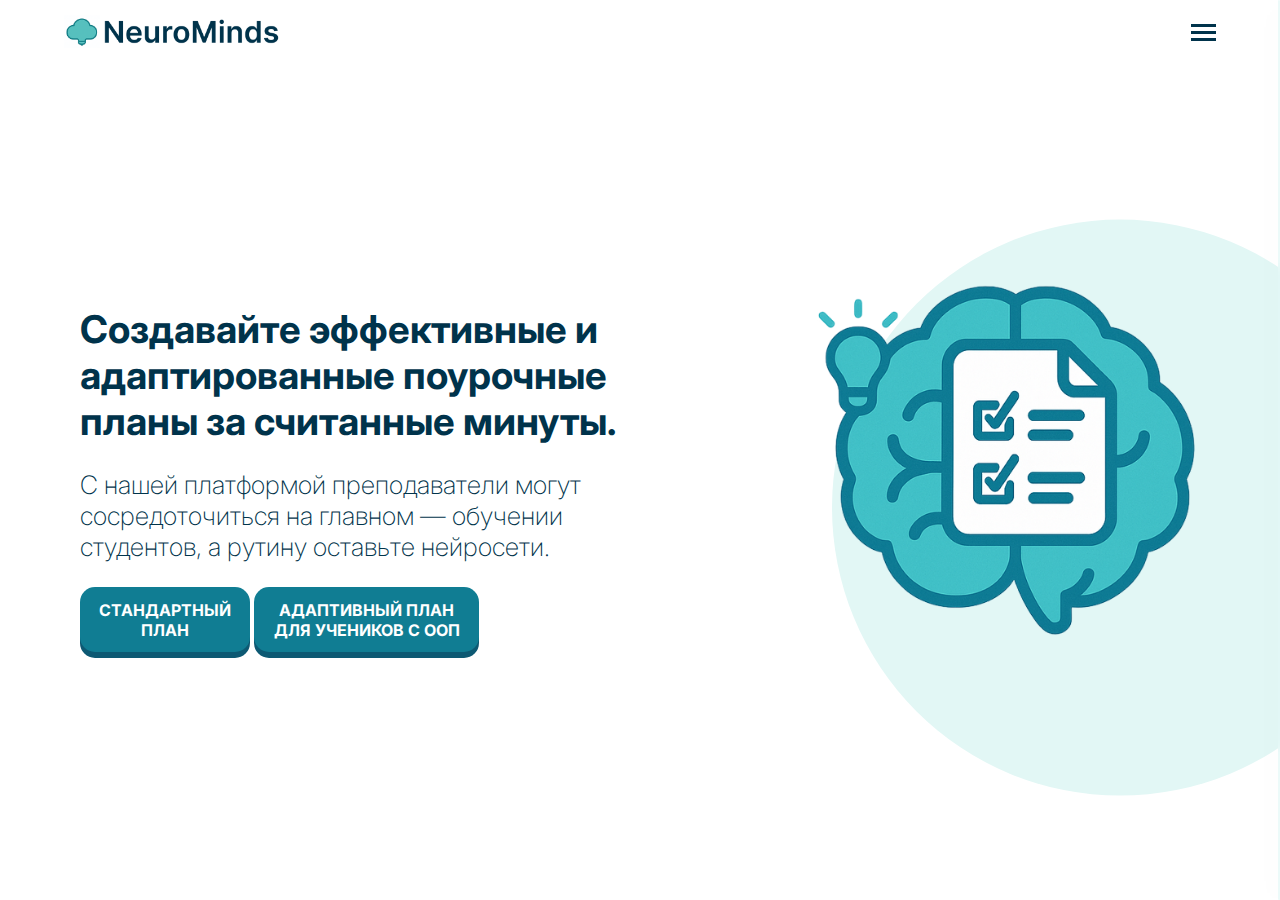
<file: public/index.html>
<!DOCTYPE html>
<html lang="en">

<head>
    <meta charset="UTF-8">
    <meta name="viewport" content="width=device-width, initial-scale=1.0">
    <title>NeuroMinds</title>
    <link rel="stylesheet" href="style.css">
    <link rel="icon" type="image/png" href="images/favicon.png">
</head>

<body>

    <div class="container">
        <header>
            <img class="logo" src="images/logo.png" alt="logo" onclick="location.href='/'">

            <nav>
                <div id="menuBar" onclick="openNav()">
                    <div class="bar1"></div>
                    <div class="bar2"></div>
                    <div class="bar3"></div>
                </div>
            </nav>
        </header>

        <div id="sidenav" class="sidenav">
            <a href="javascript:void(0)" class="closebtn" onclick="closeNav()">&times;</a>
            <a href="#">О нас</a>
            <a href="#">Контакты</a>
        </div>

        <main onclick="closeNav()">
            <div class="cover">
                <h1>
                    Создавайте эффективные и адаптированные поурочные планы за считанные минуты.
                </h1>
                <p>
                    С нашей платформой преподаватели могут сосредоточиться на главном — обучении студентов, а рутину
                    оставьте нейросети.
                </p>
                <div class="buttons">
                    <button id="startBtn" class="pushable" onclick="location.href='/start'">
                        <span class="front">Стандартный <br> план</span>
                    </button>
                    <button id="telegramBtn" class="pushable"
                        onclick="window.open('https://t.me/inclusive_enu_bot', '_blank')">
                        <span class="front">Адаптивный план <br> для учеников с ООП</span>
                    </button>
                </div>
                <img src="images/neuro.png" alt="neuro">
                <span id="circle"></span>
            </div>
        </main>
    </div>

    <script src="script.js"></script>
</body>

</html>
</file>
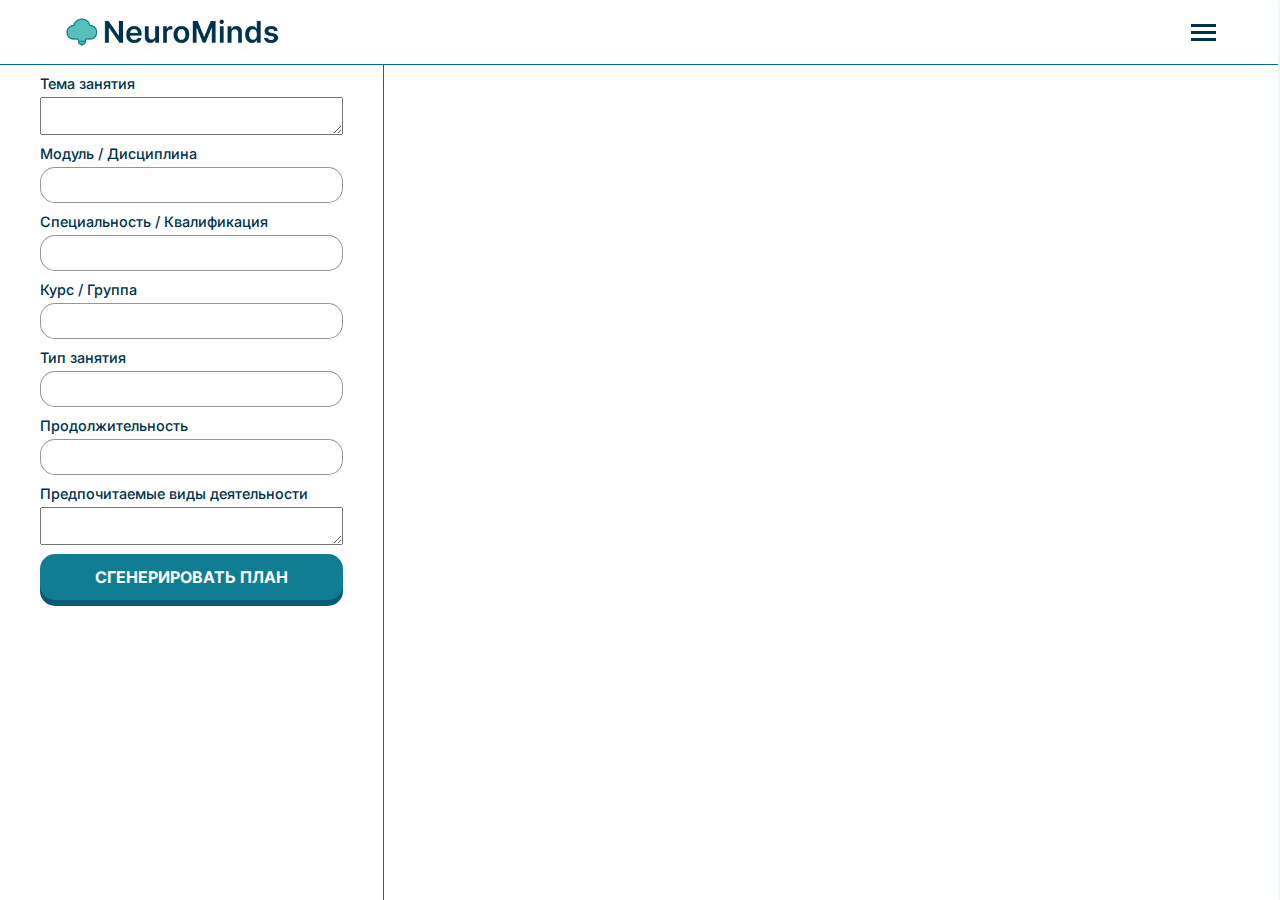
<file: public/form.html>
<!DOCTYPE html>
<html lang="en">

<head>
    <meta charset="UTF-8">
    <meta name="viewport" content="width=device-width, initial-scale=1.0">
    <title>Form plan</title>
    <link rel="stylesheet" href="style.css">
    <link rel="icon" type="image/png" href="public/images/favicon.png">
</head>

<body>

    <div class="container">

        <header class="form-header">
            <img class="logo" src="images/logo.png" alt="logo" onclick="location.href='/'">

            <nav>
                <div id="menuBar" onclick="openNav()">
                    <div class="bar1"></div>
                    <div class="bar2"></div>
                    <div class="bar3"></div>
                </div>
            </nav>
        </header>

        <div id="sidenav" class="sidenav">
            <a href="javascript:void(0)" class="closebtn" onclick="closeNav()">&times;</a>
            <a href="#">О нас</a>
            <a href="#">Контакты</a>
        </div>

        <main class="form-main" onclick="closeNav()">
            <div class="form-container">
                <form class="request-form" action="">
                    <div class="form-group">
                        <label for="topic">Тема занятия</label>
                        <textarea type="text" id="topic" name="topic" rows="2"></textarea>
                    </div>

                    <div class="form-group">
                        <label for="module">Модуль / Дисциплина</label>
                        <input type="text" id="module" name="module">
                    </div>

                    <div class="form-group">
                        <label for="specialty">Специальность / Квалификация</label>
                        <input type="text" id="specialty" name="specialty">
                    </div>

                    <div class="form-group">
                        <label for="group">Курс / Группа</label>
                        <input type="text" id="group" name="group">
                    </div>

                    <div class="form-group">
                        <label for="type">Тип занятия</label>
                        <input type="text" id="type" name="type">
                    </div>

                    <div class="form-group">
                        <label for="duration">Продолжительность</label>
                        <input type="text" id="duration" name="duration">
                    </div>

                    <div class="form-group">
                        <label for="activities">Предпочитаемые виды деятельности</label>
                        <textarea type="text" id="activities" name="activities"></textarea>
                    </div>

                    <button id="startBtn" type="submit" class="pushable">
                        <span class="front" id="generate">Сгенерировать план</span>
                    </button>
                    <br>
                </form>
                <div id="preview-container"></div>
                <div id="modal" class="modal">
                    <span id="close">&times;</span>
                    <img class="modal-content" id="modalImage">
                </div>
            </div>
        </main>

    </div>

    <script src="script.js"></script>
</body>

</html>
</file>
<file: public/style.css>
@import url('https://fonts.googleapis.com/css2?family=Inter:ital,opsz,wght@0,14..32,100..900;1,14..32,100..900&display=swap');

* {
    font-family: "Inter", sans-serif;
    box-sizing: border-box;
    -webkit-user-drag: none;
    -moz-user-select: none;
    -webkit-user-select: none;
    -ms-user-select: none;
    user-select: none;
}

html,
body {
    height: 100%;
    margin: 0;
}

.container {
    height: 100%;
    width: 100%;
    background-color: white;
}

header {
    height: 4rem;
    width: 100%;
    display: flex;
    justify-content: space-between;
    align-items: center;
    position: fixed;
    top: 0;
    padding: 1rem 4rem;
    z-index: 1;
    background: rgba(255, 255, 255, 0);
    border-radius: 25px;
}

.form-header {
    background-color: #fff;
}

header img {
    margin: 0;
    height: 2.5rem;
    font-weight: 300;
    cursor: pointer;
}

nav {
    cursor: pointer;
}

nav a:hover {
    color: aliceblue;
}

.bar1,
.bar2,
.bar3 {
    width: 25px;
    height: 3px;
    background-color: #00334B;
    margin: 4px 0;
    transition: 0.4s;
}

.change .bar1 {
    transform: translate(0, 7px) rotate(-45deg);
}

.change .bar2 {
    opacity: 0;
}

.change .bar3 {
    transform: translate(0, -7px) rotate(45deg);
}

.sidenav {
    height: 100%;
    width: 0;
    position: fixed;
    z-index: 3;
    top: 0;
    right: 0;
    overflow-x: hidden;
    padding-top: 60px;
    border-radius: 15px 15px 0 15px;
    transition: 0.5s ease-in-out;
    background: rgba(226, 247, 245, 0.5);
    box-shadow: 0 4px 30px rgba(0, 0, 0, 0.1);
    backdrop-filter: blur(5px);
    -webkit-backdrop-filter: blur(5px);
    border: 1px solid rgba(226, 247, 245, 0.3);
}

.sidenav a {
    padding: 8px 8px 8px 32px;
    text-decoration: none;
    font-size: 25px;
    font-weight: 500;
    color: #00334B;
    display: block;
    transition: 0.3s;
}

.sidenav a:hover {
    color: #006b9c;
}

.sidenav .closebtn {
    position: absolute;
    top: 0;
    right: 25px;
    font-size: 36px;
    margin-left: 50px;
}

main {
    height: 100%;
    padding-top: 4rem;
    position: relative;
    overflow: hidden;
}

.form-main {
    overflow: auto;
}

.cover {
    height: 100%;
    width: 50%;
    padding-left: 5rem;
    display: flex;
    flex-direction: column;
    align-items: start;
    justify-content: center;
}

.cover h1 {
    color: #00334B;
    font-size: 3vw;
    margin: 0;
}

.cover p {
    color: #01344B;
    font-size: 2vw;
    font-weight: 200;
}

.pushable {
    background: hsl(195, 80%, 25%);
    border-radius: 15px;
    font-size: 1.1vw;
    font-weight: 700;
    border: none;
    margin-top: 5px;
    padding: 0;
    text-transform: uppercase;
    cursor: pointer;
    outline-offset: 4px;
}

.front {
    display: block;
    padding: 0.8rem 1.2rem;
    border-radius: 15px;
    font-size: 1rem;
    background: hsl(190, 80%, 32%);
    color: white;
    transform: translateY(-6px);
}

.pushable:active .front {
    transform: translateY(-2px);
}

.cover img {
    height: 30vw;
    width: auto;
    top: 50%;
    right: 5%;
    z-index: 1;
    transform: translateY(-50%);
    position: absolute;
}

#circle {
    background-color: #E2F7F5;
    height: 45vw;
    width: 45vw;
    top: 50%;
    right: -10%;
    z-index: 0;
    transform: translateY(-40%);
    position: absolute;
    border-radius: 50%;
}

.form-container {
    width: 100%;
    height: 100%;
    border-top: 1px solid #006b9c;
}

.request-form {
    height: 100%;
    width: 30%;
    padding: 10px 40px;
    display: flex;
    flex-direction: column;
    gap: 10px;
    border-right: 1px solid #006b9c;
}

.request-form .form-group {
    width: 100%;
    display: flex;
    flex-direction: column;
    font-size: 0.9rem;
    font-weight: 500;
    color: #00334B;
    gap: 5px;
}

.request-form input {
    padding: 10px;
    font-family: 'Inter', sans-serif;
    font-size: 0.9vw;
    font-weight: 500;
    color: #00334B;
    border-radius: 15px;
    border: 1px solid #00000069;
}

@media screen and (max-width: 756px) {

    header {
        height: 2.5rem;
        padding: 2rem 1.5rem;
        border-bottom: 1px solid #006b9c;
        border-radius: 0;
    }

    header img {
        height: 2rem;
    }

    main {
        display: flex;
        flex-direction: column;
        justify-content: end;
    }

    .cover {
        height: 400px;
        width: 100%;
        padding: 0 1rem;
    }

    .cover h1 {
        font-size: 8vw;
        z-index: 2;
    }

    .cover p {
        font-size: 5vw;
        font-weight: 300;
    }

    .cover img {
        height: 60vw;
        width: auto;
        top: 10%;
        left: 50%;
        transform: translateX(-50%);
    }

    #circle {
        height: 85vw;
        width: 85vw;
        top: 25%;
        right: -15%;
    }

    .sidenav {
        height: 0;
        padding-top: 35px;
    }

    .sidenav a {
        font-size: 24px;
    }

    .form-container {
        border-top: none;
    }

    .request-form {
        padding: 10px 15px;
        width: 100%;
        gap: 10px;
        border: none;
    }

    .request-form .form-group {
        width: 100%;
        display: flex;
        flex-direction: column;
        font-size: 1rem;
        font-weight: 500;
        color: #00334B;
        gap: 5px;
    }

    .request-form input {
        padding: 10px;
        font-family: 'Inter', sans-serif;
        font-size: 1rem;
        font-weight: 500;
        color: #00334B;
        border-radius: 15px;
        border: 1px solid #00000069;
    }
}
</file>
